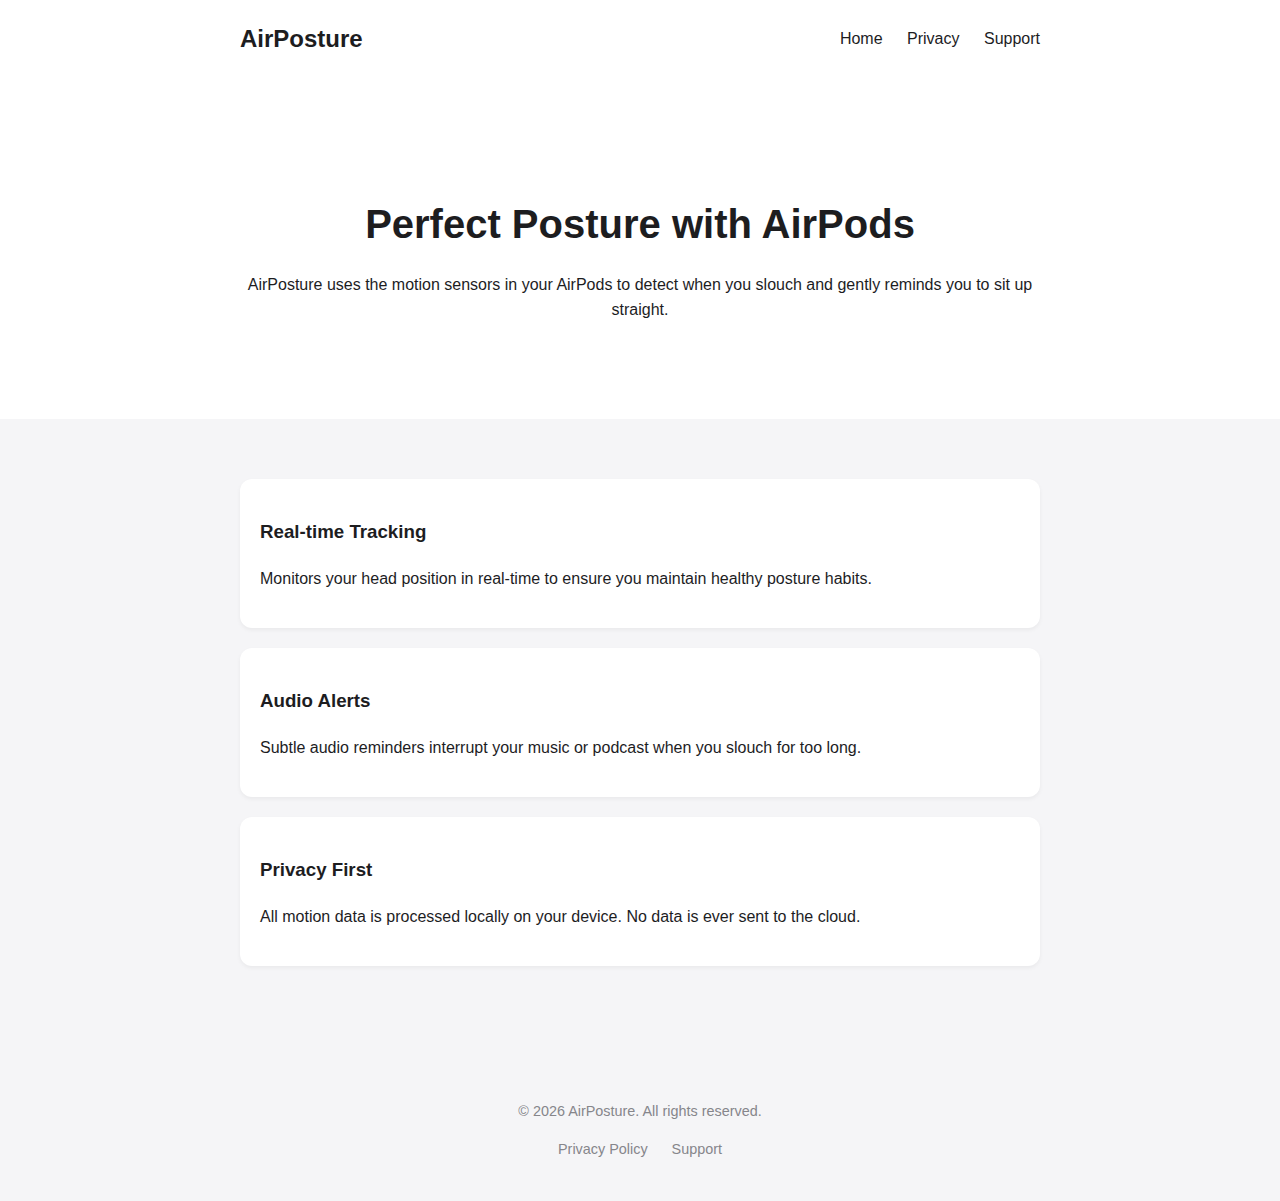
<file: docs/index.html>
<!DOCTYPE html>
<html lang="en">
<head>
    <meta charset="UTF-8">
    <meta name="viewport" content="width=device-width, initial-scale=1.0">
    <title>AirPosture - Improve Your Posture</title>
    <link rel="stylesheet" href="style.css">
</head>
<body>
    <header>
        <div class="container">
            <h1>AirPosture</h1>
            <nav>
                <a href="index.html">Home</a>
                <a href="privacy.html">Privacy</a>
                <a href="support.html">Support</a>
            </nav>
        </div>
    </header>

    <section class="hero">
        <div class="container">
            <h2>Perfect Posture with AirPods</h2>
            <p>AirPosture uses the motion sensors in your AirPods to detect when you slouch and gently reminds you to sit up straight.</p>
        </div>
    </section>

    <section class="features">
        <div class="container">
            <div class="feature">
                <h3>Real-time Tracking</h3>
                <p>Monitors your head position in real-time to ensure you maintain healthy posture habits.</p>
            </div>
            <div class="feature">
                <h3>Audio Alerts</h3>
                <p>Subtle audio reminders interrupt your music or podcast when you slouch for too long.</p>
            </div>
            <div class="feature">
                <h3>Privacy First</h3>
                <p>All motion data is processed locally on your device. No data is ever sent to the cloud.</p>
            </div>
        </div>
    </section>

    <footer>
        <div class="container">
            <p>&copy; 2026 AirPosture. All rights reserved.</p>
            <div class="links">
                <a href="privacy.html">Privacy Policy</a>
                <a href="support.html">Support</a>
            </div>
        </div>
    </footer>
</body>
</html>
</file>
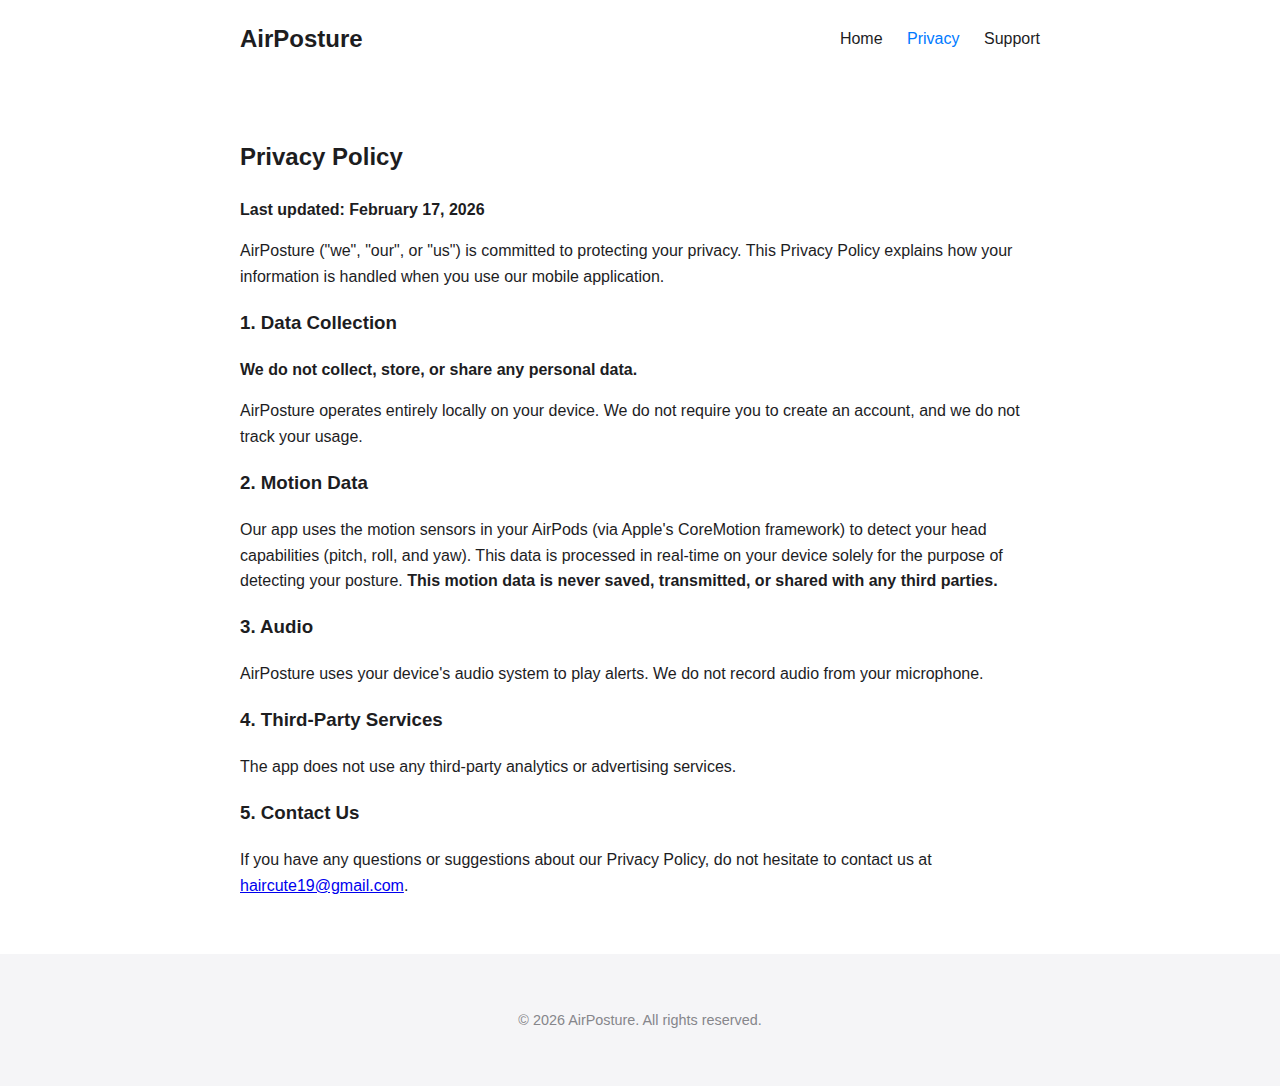
<file: docs/privacy.html>
<!DOCTYPE html>
<html lang="en">

<head>
    <meta charset="UTF-8">
    <meta name="viewport" content="width=device-width, initial-scale=1.0">
    <title>Privacy Policy - AirPosture</title>
    <link rel="stylesheet" href="style.css">
</head>

<body>
    <header>
        <div class="container">
            <h1>AirPosture</h1>
            <nav>
                <a href="index.html">Home</a>
                <a href="privacy.html" class="active">Privacy</a>
                <a href="support.html">Support</a>
            </nav>
        </div>
    </header>

    <section class="content">
        <div class="container">
            <h2>Privacy Policy</h2>
            <p><strong>Last updated: February 17, 2026</strong></p>

            <p>AirPosture ("we", "our", or "us") is committed to protecting your privacy. This Privacy Policy explains
                how your information is handled when you use our mobile application.</p>

            <h3>1. Data Collection</h3>
            <p><strong>We do not collect, store, or share any personal data.</strong></p>
            <p>AirPosture operates entirely locally on your device. We do not require you to create an account, and we
                do not track your usage.</p>

            <h3>2. Motion Data</h3>
            <p>Our app uses the motion sensors in your AirPods (via Apple's CoreMotion framework) to detect your head
                capabilities (pitch, roll, and yaw). This data is processed in real-time on your device solely for the
                purpose of detecting your posture. <strong>This motion data is never saved, transmitted, or shared with
                    any third parties.</strong></p>

            <h3>3. Audio</h3>
            <p>AirPosture uses your device's audio system to play alerts. We do not record audio from your microphone.
            </p>

            <h3>4. Third-Party Services</h3>
            <p>The app does not use any third-party analytics or advertising services.</p>

            <h3>5. Contact Us</h3>
            <p>If you have any questions or suggestions about our Privacy Policy, do not hesitate to contact us at <a
                    href="mailto:haircute19@gmail.com">haircute19@gmail.com</a>.</p>
        </div>
    </section>

    <footer>
        <div class="container">
            <p>&copy; 2026 AirPosture. All rights reserved.</p>
        </div>
    </footer>
</body>

</html>
</file>
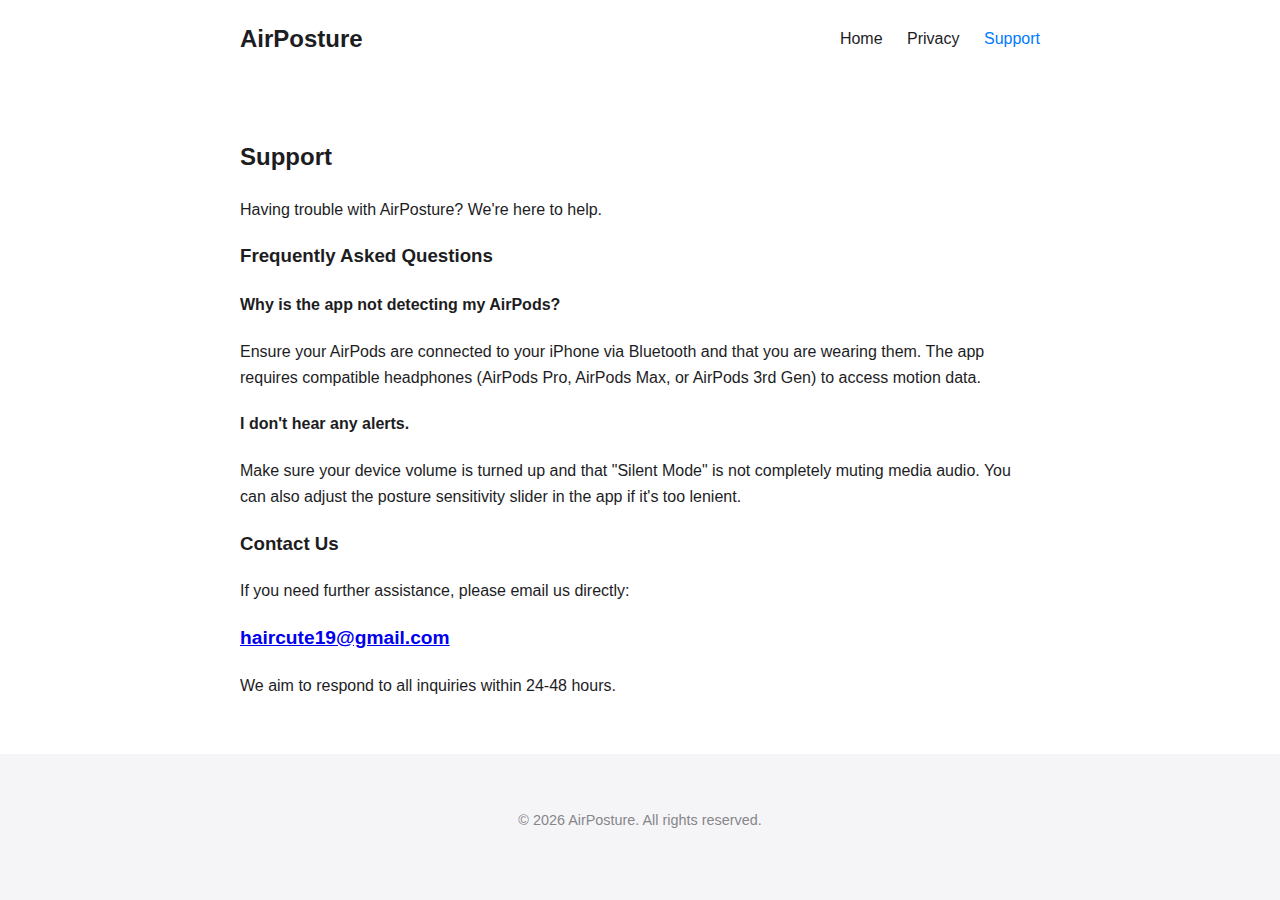
<file: docs/support.html>
<!DOCTYPE html>
<html lang="en">

<head>
    <meta charset="UTF-8">
    <meta name="viewport" content="width=device-width, initial-scale=1.0">
    <title>Support - AirPosture</title>
    <link rel="stylesheet" href="style.css">
</head>

<body>
    <header>
        <div class="container">
            <h1>AirPosture</h1>
            <nav>
                <a href="index.html">Home</a>
                <a href="privacy.html">Privacy</a>
                <a href="support.html" class="active">Support</a>
            </nav>
        </div>
    </header>

    <section class="content">
        <div class="container">
            <h2>Support</h2>
            <p>Having trouble with AirPosture? We're here to help.</p>

            <h3>Frequently Asked Questions</h3>

            <div class="faq-item">
                <h4>Why is the app not detecting my AirPods?</h4>
                <p>Ensure your AirPods are connected to your iPhone via Bluetooth and that you are wearing them. The app
                    requires compatible headphones (AirPods Pro, AirPods Max, or AirPods 3rd Gen) to access motion data.
                </p>
            </div>

            <div class="faq-item">
                <h4>I don't hear any alerts.</h4>
                <p>Make sure your device volume is turned up and that "Silent Mode" is not completely muting media
                    audio. You can also adjust the posture sensitivity slider in the app if it's too lenient.</p>
            </div>

            <h3>Contact Us</h3>
            <p>If you need further assistance, please email us directly:</p>
            <p class="email-link"><a href="mailto:haircute19@gmail.com">haircute19@gmail.com</a></p>
            <p>We aim to respond to all inquiries within 24-48 hours.</p>
        </div>
    </section>

    <footer>
        <div class="container">
            <p>&copy; 2026 AirPosture. All rights reserved.</p>
        </div>
    </footer>
</body>

</html>
</file>
<file: docs/style.css>
:root {
    --primary-color: #007AFF;
    --background-color: #F5F5F7;
    --text-color: #1D1D1F;
    --white: #FFFFFF;
}

body {
    font-family: -apple-system, BlinkMacSystemFont, "Segoe UI", Roboto, Helvetica, Arial, sans-serif;
    line-height: 1.6;
    color: var(--text-color);
    background-color: var(--background-color);
    margin: 0;
    padding: 0;
}

.container {
    max-width: 800px;
    margin: 0 auto;
    padding: 0 20px;
}

header {
    background-color: var(--white);
    padding: 20px 0;
    box-shadow: 0 1px 0 rgba(0,0,0,0.1);
}

header .container {
    display: flex;
    justify-content: space-between;
    align-items: center;
}

header h1 {
    margin: 0;
    font-size: 1.5rem;
    color: var(--text-color);
}

nav a {
    text-decoration: none;
    color: var(--text-color);
    margin-left: 20px;
    font-weight: 500;
}

nav a:hover, nav a.active {
    color: var(--primary-color);
}

.hero {
    text-align: center;
    padding: 80px 0;
    background-color: var(--white);
}

.hero h2 {
    font-size: 2.5rem;
    margin-bottom: 10px;
}

.features {
    padding: 60px 0;
}

.feature {
    background: var(--white);
    padding: 20px;
    border-radius: 12px;
    margin-bottom: 20px;
    box-shadow: 0 2px 4px rgba(0,0,0,0.05);
}

.content {
    padding: 40px 0;
    background-color: var(--white);
    min-height: 60vh;
}

.faq-item {
    margin-bottom: 20px;
}

.email-link {
    font-size: 1.2rem;
    font-weight: bold;
}

footer {
    text-align: center;
    padding: 40px 0;
    color: #86868b;
    font-size: 0.9rem;
}

footer a {
    color: #86868b;
    text-decoration: none;
    margin: 0 10px;
}

footer a:hover {
    text-decoration: underline;
}
</file>
